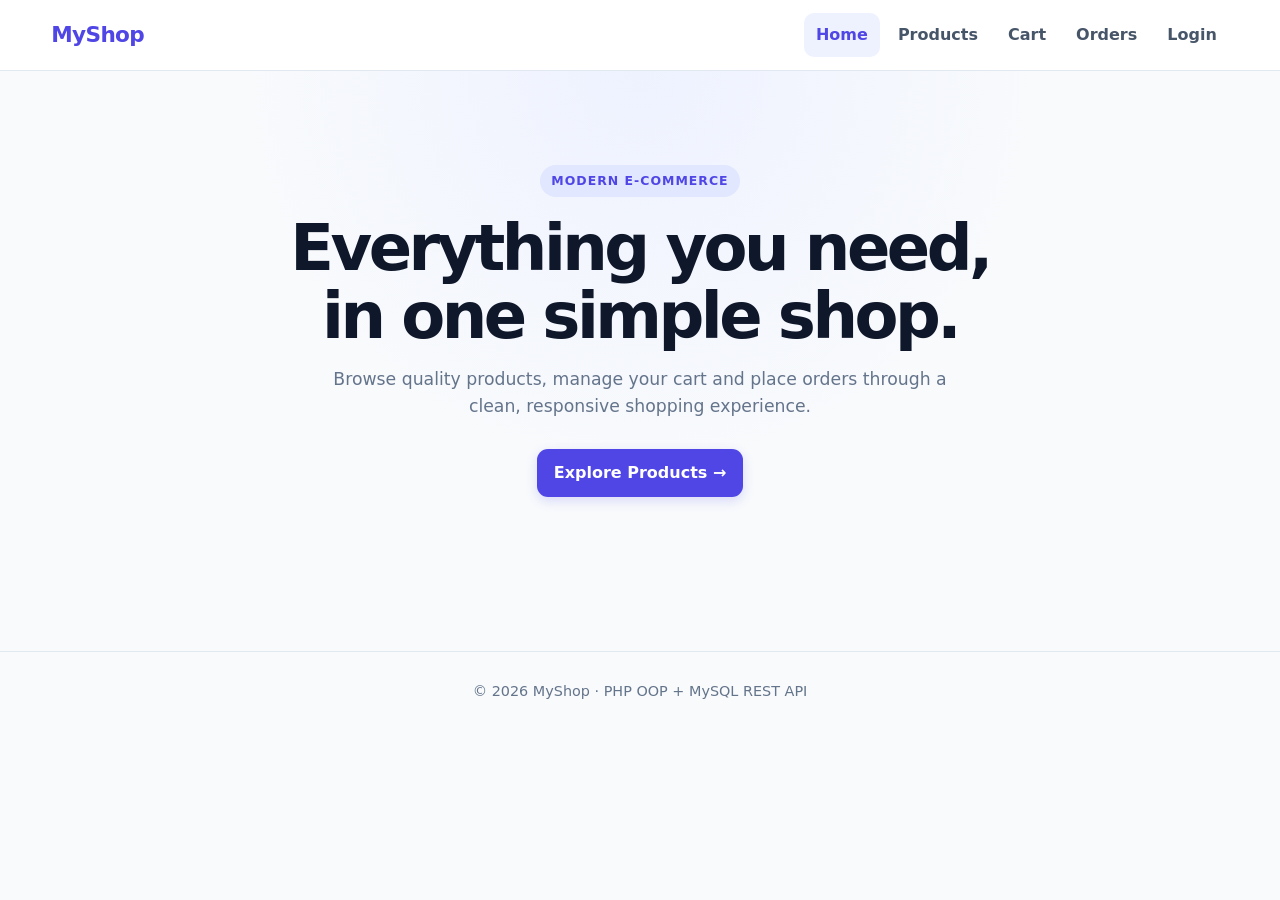
<file: frontend/index.html>
<!doctype html><html lang="en"><head><meta charset="utf-8"><meta name="viewport" content="width=device-width,initial-scale=1"><title>MyShop | Home</title><link rel="stylesheet" href="css/style.css"></head><body><header class="navbar"><div class="nav-inner"><a class="brand" href="index.html">MyShop</a><button class="nav-toggle" aria-label="Toggle menu">☰</button><nav class="nav-links"><a href="index.html">Home</a><a href="products.html">Products</a><a href="cart.html">Cart</a><a href="orders.html">Orders</a><a href="login.html">Login</a></nav></div></header><main><section class="hero"><div class="hero-content"><span class="eyebrow">Modern E-commerce</span><h1>Everything you need, in one simple shop.</h1><p>Browse quality products, manage your cart and place orders through a clean, responsive shopping experience.</p><a class="btn" href="products.html">Explore Products →</a></div></section></main><footer class="footer">© 2026 MyShop · PHP OOP + MySQL REST API</footer><script src="js/ui.js"></script></body></html>
</file>
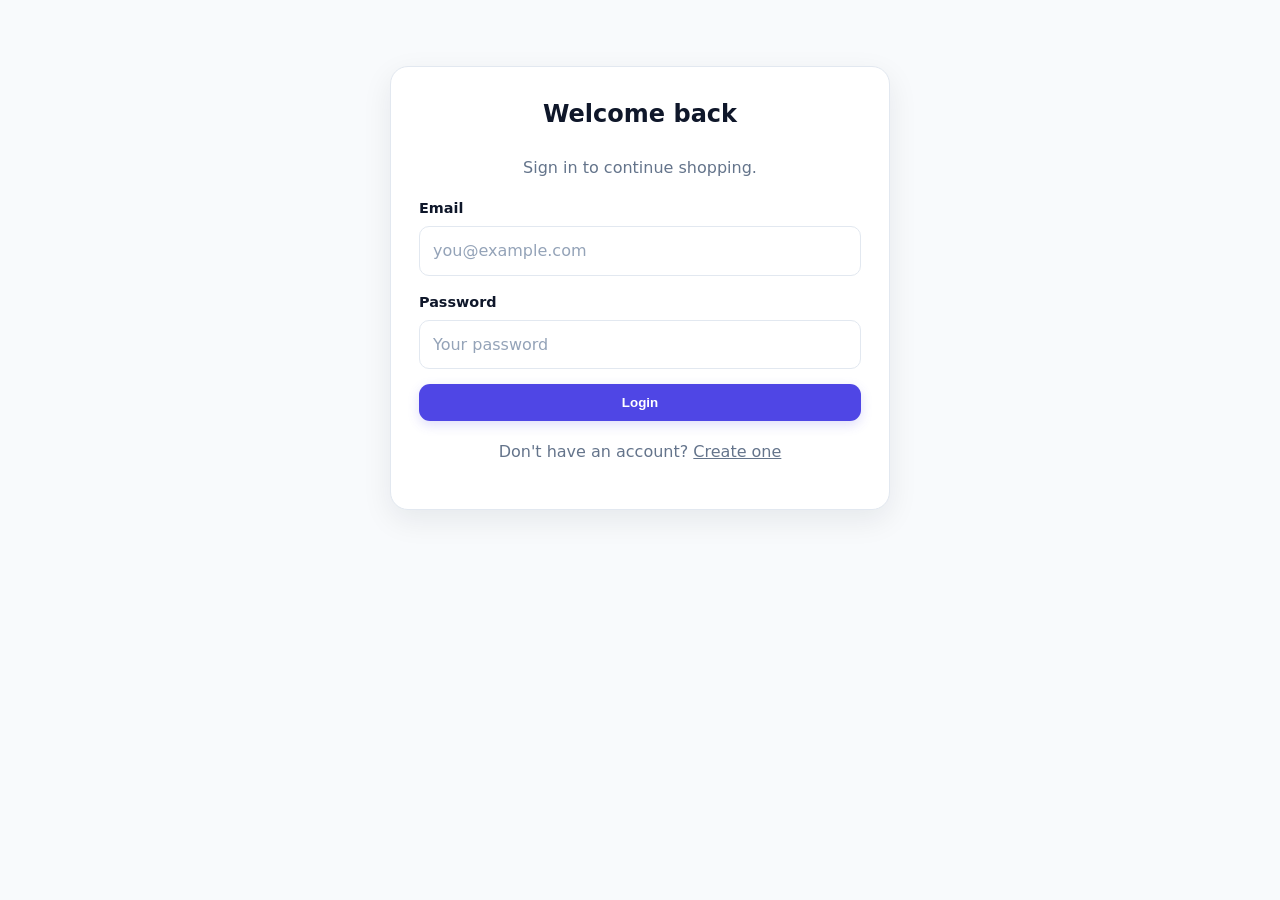
<file: frontend/login.html>
<!doctype html><html lang="en"><head><meta charset="utf-8"><meta name="viewport" content="width=device-width,initial-scale=1"><title>MyShop | Login</title><link rel="stylesheet" href="css/style.css"></head><body><main class="container"><form class="form-card" id="loginForm"><h2>Welcome back</h2><p class="muted" style="text-align:center">Sign in to continue shopping.</p><div class="form-group"><label for="email">Email</label><input id="email" type="email" placeholder="you@example.com" required></div><div class="form-group"><label for="password">Password</label><input id="password" type="password" placeholder="Your password" required></div><button class="btn" style="width:100%">Login</button><div id="msg" class="message" style="display:none"></div><p class="form-link">Don't have an account? <a href="register.html">Create one</a></p></form></main><script src="js/ui.js"></script><script src="js/auth.js"></script></body></html>
</file>
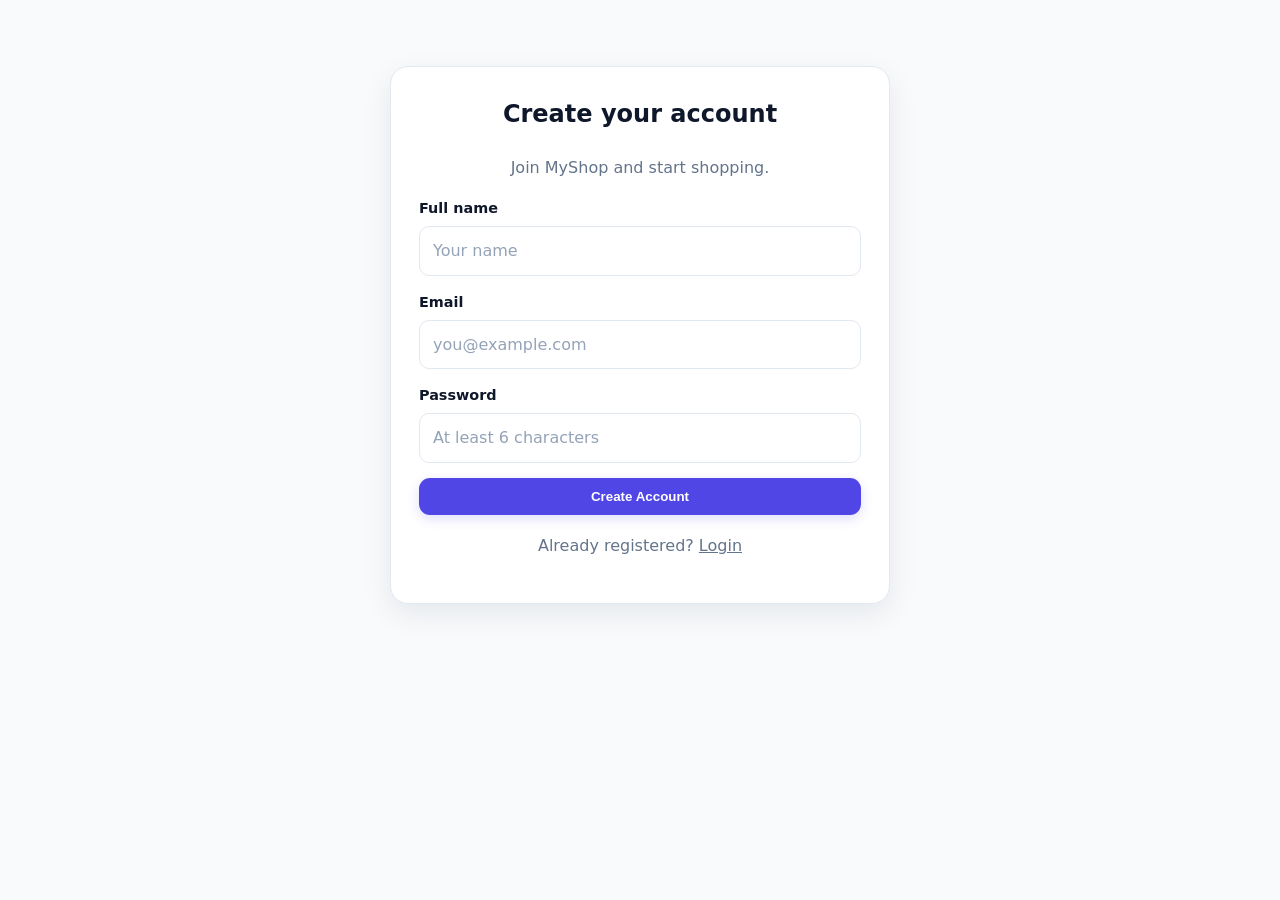
<file: frontend/register.html>
<!doctype html><html lang="en"><head><meta charset="utf-8"><meta name="viewport" content="width=device-width,initial-scale=1"><title>MyShop | Register</title><link rel="stylesheet" href="css/style.css"></head><body><main class="container"><form class="form-card" id="registerForm"><h2>Create your account</h2><p class="muted" style="text-align:center">Join MyShop and start shopping.</p><div class="form-group"><label for="name">Full name</label><input id="name" placeholder="Your name" required></div><div class="form-group"><label for="email">Email</label><input id="email" type="email" placeholder="you@example.com" required></div><div class="form-group"><label for="password">Password</label><input id="password" type="password" minlength="6" placeholder="At least 6 characters" required></div><button class="btn" style="width:100%">Create Account</button><div id="msg" class="message" style="display:none"></div><p class="form-link">Already registered? <a href="login.html">Login</a></p></form></main><script src="js/ui.js"></script><script src="js/auth.js"></script></body></html>
</file>
<file: frontend/css/style.css>
:root{--primary:#4f46e5;--primary-dark:#4338ca;--bg:#f8fafc;--surface:#fff;--text:#0f172a;--muted:#64748b;--border:#e2e8f0;--danger:#dc2626;--success:#16a34a;--shadow:0 10px 30px rgba(15,23,42,.08)}
*{box-sizing:border-box}
html{scroll-behavior:smooth}
body{margin:0;font-family:Inter,ui-sans-serif,system-ui,-apple-system,BlinkMacSystemFont,"Segoe UI",sans-serif;background:var(--bg);color:var(--text);line-height:1.6}
a{color:inherit}
.navbar{position:sticky;top:0;z-index:100;background:rgba(255,255,255,.92);backdrop-filter:blur(14px);border-bottom:1px solid var(--border)}
.nav-inner{width:min(1180px,92%);min-height:70px;margin:auto;display:flex;align-items:center;justify-content:space-between;gap:20px}
.brand{font-size:1.35rem;font-weight:800;text-decoration:none;letter-spacing:-.03em;color:var(--primary)}
.nav-links{display:flex;align-items:center;gap:6px}.nav-links a{padding:9px 12px;border-radius:10px;text-decoration:none;color:#475569;font-weight:600;transition:.2s}.nav-links a:hover,.nav-links a.active{background:#eef2ff;color:var(--primary)}
.nav-toggle{display:none;border:1px solid var(--border);background:#fff;border-radius:10px;padding:9px 11px;font-size:1.1rem;cursor:pointer}
.container{width:min(1180px,92%);margin:0 auto;padding:36px 0}.hero{min-height:520px;display:grid;place-items:center;text-align:center;background:radial-gradient(circle at top,#eef2ff 0,#f8fafc 48%,#f8fafc 100%)}.hero-content{max-width:760px}.eyebrow{display:inline-flex;padding:6px 11px;border-radius:999px;background:#e0e7ff;color:var(--primary);font-weight:800;font-size:.78rem;text-transform:uppercase;letter-spacing:.08em}.hero h1{font-size:clamp(2.2rem,5vw,4.3rem);line-height:1.05;margin:18px 0 16px;letter-spacing:-.055em}.hero p{color:var(--muted);font-size:1.08rem;margin:0 auto 28px;max-width:650px}
.btn{display:inline-flex;align-items:center;justify-content:center;gap:8px;border:0;border-radius:11px;padding:11px 17px;background:var(--primary);color:#fff;text-decoration:none;font-weight:700;cursor:pointer;transition:.2s;box-shadow:0 4px 12px rgba(79,70,229,.18)}.btn:hover{background:var(--primary-dark);transform:translateY(-1px)}.btn:disabled{opacity:.55;cursor:not-allowed;transform:none}.btn.secondary{background:#eef2ff;color:var(--primary);box-shadow:none}.btn.danger{background:var(--danger)}.btn.small{padding:8px 12px;font-size:.9rem}
.page-header{display:flex;align-items:end;justify-content:space-between;gap:20px;margin-bottom:24px}.page-header h1{margin:0;font-size:2rem;letter-spacing:-.035em}.muted{color:var(--muted)}
.search-box{position:relative;margin-bottom:26px}.search-box input{padding-left:44px}.search-icon{position:absolute;left:15px;top:50%;transform:translateY(-50%);color:#94a3b8}
.grid{display:grid;grid-template-columns:repeat(auto-fill,minmax(235px,1fr));gap:22px}.card{background:var(--surface);border:1px solid var(--border);border-radius:16px;box-shadow:var(--shadow);overflow:hidden}.product-card{display:flex;flex-direction:column}.product-image{width:100%;height:220px;object-fit:cover;background:#f1f5f9}.product-placeholder{height:220px;display:grid;place-items:center;background:linear-gradient(135deg,#eef2ff,#f1f5f9);color:#94a3b8;font-weight:700}.product-body{padding:18px}.product-body h3{margin:0 0 7px;font-size:1.05rem}.product-description{color:var(--muted);font-size:.92rem;min-height:48px;margin:0 0 12px}.price{font-size:1.25rem;font-weight:800;margin:0 0 5px}.stock{font-size:.86rem;color:var(--muted);margin-bottom:15px}.actions{display:flex;gap:9px;flex-wrap:wrap}
.form-card{width:min(500px,100%);margin:30px auto;padding:28px;background:#fff;border:1px solid var(--border);border-radius:18px;box-shadow:var(--shadow)}.form-card h2{text-align:center;margin:0 0 22px}.form-group{margin-bottom:15px}.form-group label{display:block;font-size:.9rem;font-weight:700;margin-bottom:6px}.form-actions{display:flex;gap:10px;align-items:center}.form-link{text-align:center;margin-top:18px;color:var(--muted)}
input,textarea,select{width:100%;padding:11px 13px;margin:0;border:1px solid var(--border);border-radius:10px;background:#fff;color:var(--text);font:inherit;outline:none;transition:.2s}textarea{min-height:110px;resize:vertical}input:focus,textarea:focus,select:focus{border-color:#a5b4fc;box-shadow:0 0 0 4px #eef2ff}input::placeholder,textarea::placeholder{color:#94a3b8}
.message{padding:11px 14px;margin:14px 0;border-radius:10px;background:#f1f5f9;color:#475569}.message.success{background:#dcfce7;color:#166534}.message.error{background:#fee2e2;color:#991b1b}
.cart-item,.order-card{padding:20px;margin-bottom:14px}.cart-summary{display:flex;align-items:center;justify-content:space-between;gap:15px;padding:20px;margin-top:20px;background:#fff;border:1px solid var(--border);border-radius:16px}.empty-state{text-align:center;padding:55px 20px;background:#fff;border:1px dashed #cbd5e1;border-radius:16px;color:var(--muted)}
.spinner{width:22px;height:22px;border:3px solid #c7d2fe;border-top-color:var(--primary);border-radius:50%;animation:spin .7s linear infinite;display:inline-block}@keyframes spin{to{transform:rotate(360deg)}}
.toast-container{position:fixed;right:20px;bottom:20px;z-index:9999;display:grid;gap:10px}.toast{min-width:260px;max-width:360px;padding:13px 16px;border-radius:12px;background:#0f172a;color:#fff;box-shadow:var(--shadow);animation:toastIn .25s ease}.toast.success{background:#166534}.toast.error{background:#991b1b}@keyframes toastIn{from{opacity:0;transform:translateY(10px)}to{opacity:1;transform:none}}
.footer{margin-top:60px;padding:28px 0;border-top:1px solid var(--border);text-align:center;color:var(--muted);font-size:.9rem}
@media(max-width:760px){.nav-toggle{display:block}.nav-links{display:none;position:absolute;left:4%;right:4%;top:68px;padding:10px;background:#fff;border:1px solid var(--border);border-radius:14px;box-shadow:var(--shadow);flex-direction:column;align-items:stretch}.nav-links.open{display:flex}.nav-links a{padding:11px 13px}.page-header{align-items:flex-start;flex-direction:column}.hero{min-height:460px}.container{padding:28px 0}.cart-summary{align-items:stretch;flex-direction:column}}
</file>
